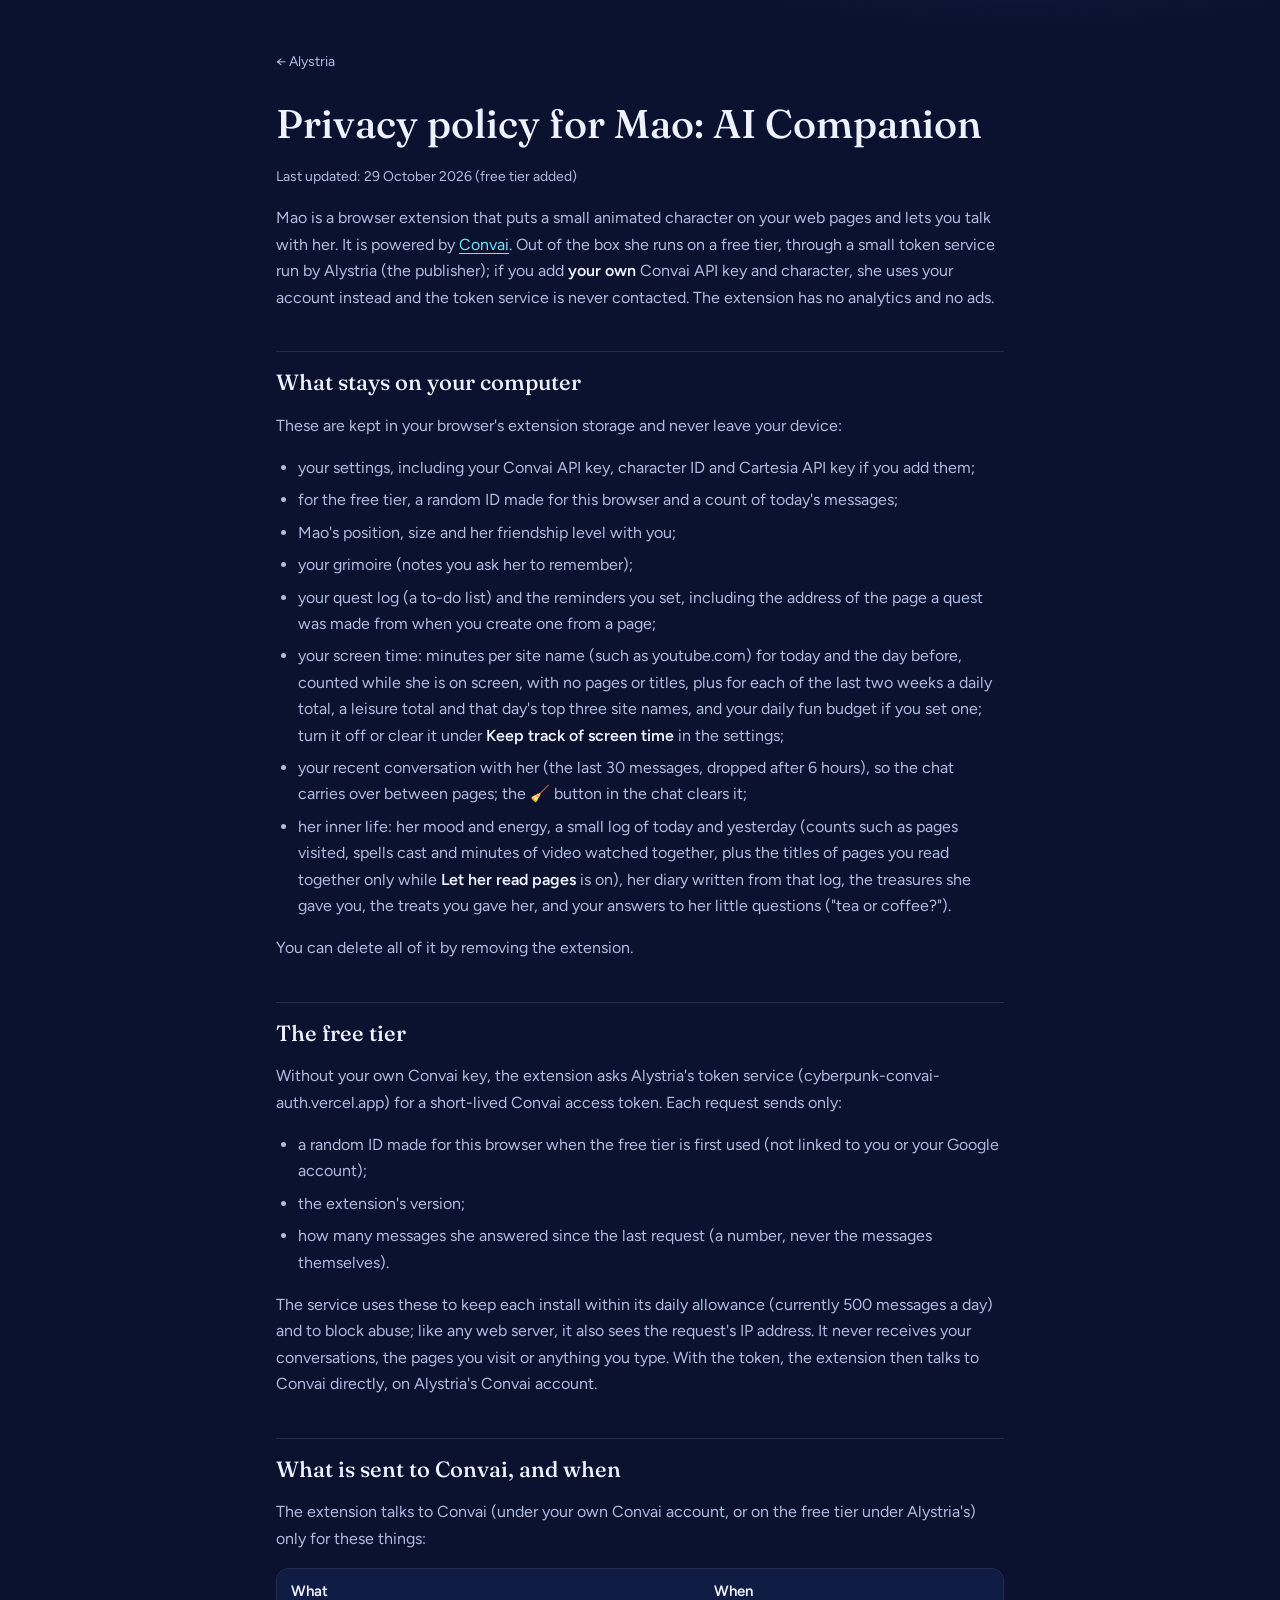
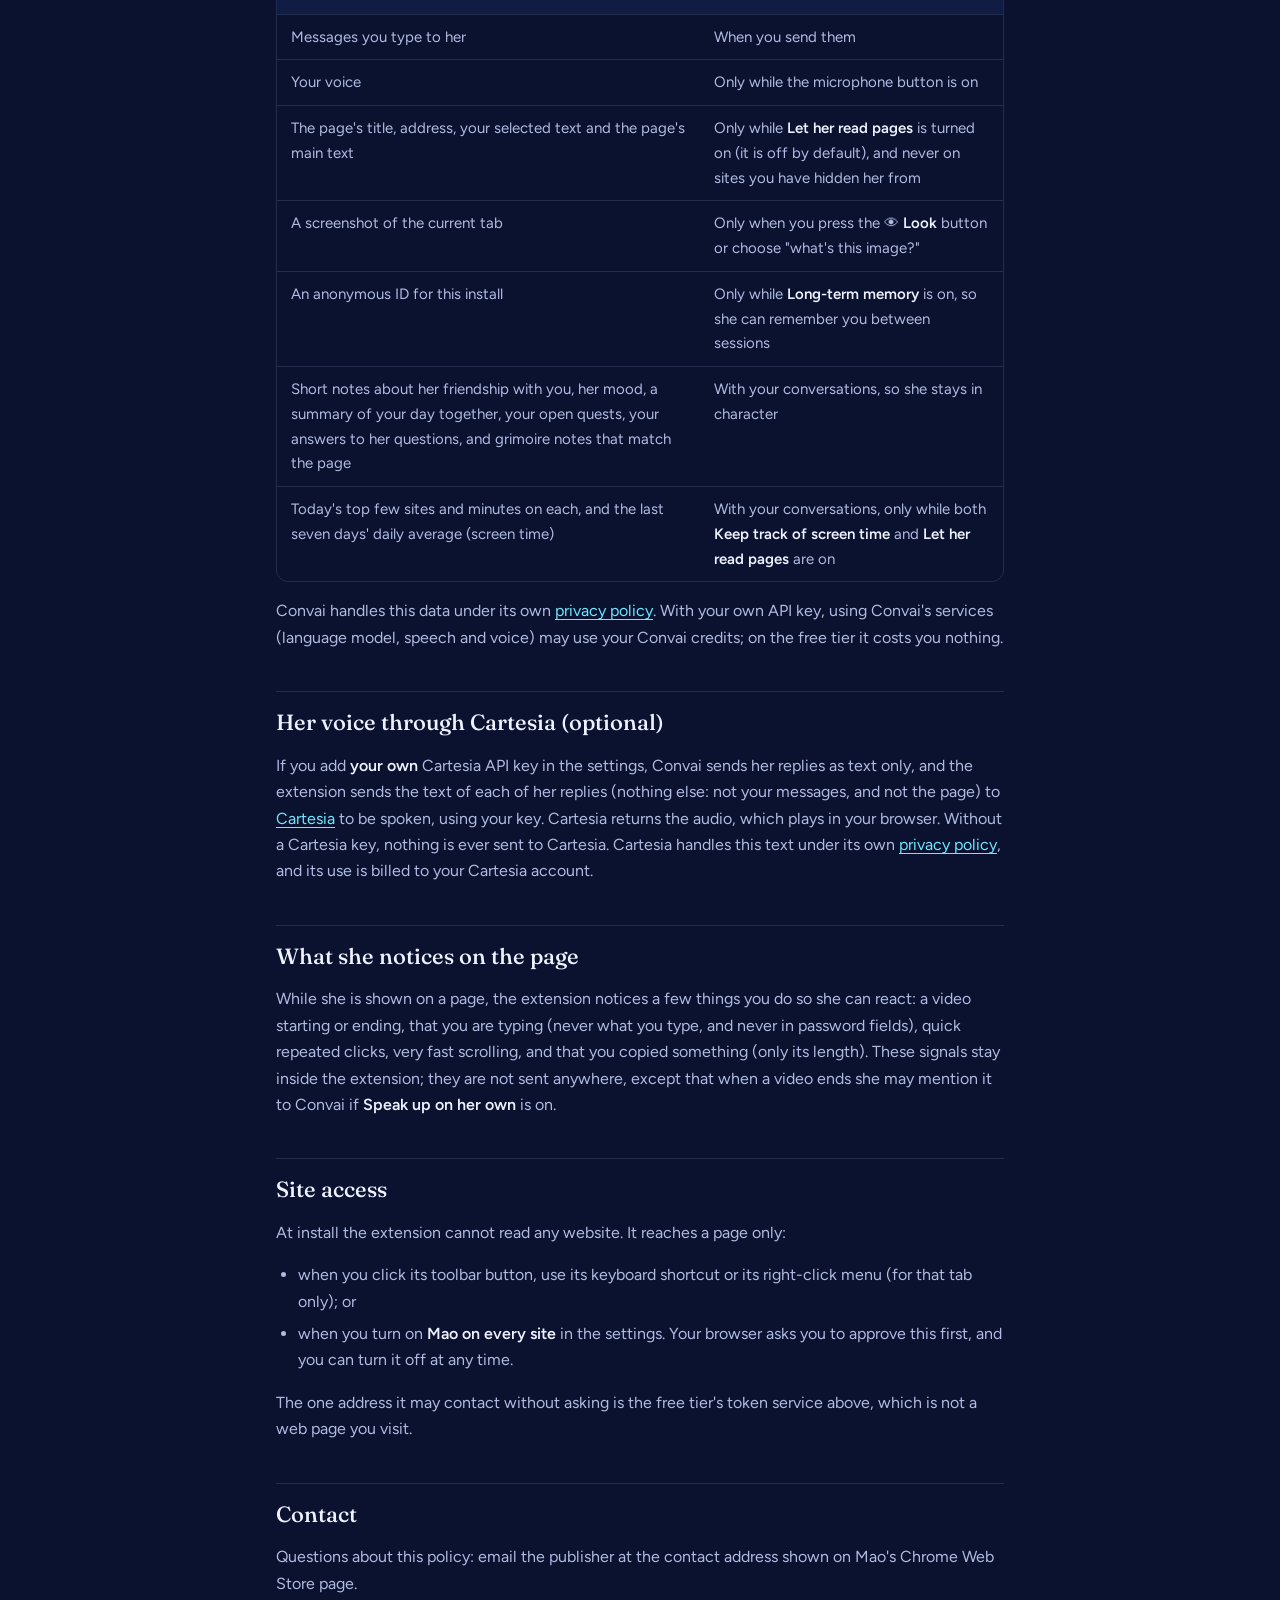
<file: mao/privacy.html>
<!doctype html>
<html lang="en">
<head>
  <meta charset="utf-8" />
  <meta name="viewport" content="width=device-width, initial-scale=1" />
  <title>Privacy policy for Mao: AI Companion | Alystria</title>
  <meta name="description" content="What Mao: AI Companion keeps on your computer, what it sends to Convai, and when." />
  <link rel="canonical" href="https://alystria-ai.github.io/mao/privacy.html" />
  <meta name="theme-color" content="#0a1230" />
  <meta name="color-scheme" content="dark" />
  <link rel="icon" type="image/svg+xml" href="../assets/lys.svg" />
  <link rel="preconnect" href="https://fonts.googleapis.com" />
  <link rel="preconnect" href="https://fonts.gstatic.com" crossorigin />
  <link href="https://fonts.googleapis.com/css2?family=Fraunces:opsz,wght@9..144,400..500&family=Figtree:wght@400..600&display=swap" rel="stylesheet" />
  <style>
    :root { --night:#0a1230; --deep:#111c45; --ink:#eef1ff; --muted:#b1bbe0; --line:rgba(190,205,255,.14); --cyan:#6fe7ff; --violet:#a77bff; --pink:#ff7ad9;
      --serif:"Fraunces",Georgia,serif; --sans:"Figtree",system-ui,-apple-system,"Segoe UI",sans-serif; }
    * { box-sizing:border-box; }
    body { margin:0; background:radial-gradient(1200px 600px at 80% -10%, #22356d 0%, transparent 60%), var(--night); color:var(--ink); font:16px/1.65 var(--sans); }
    main { max-width:760px; margin:0 auto; padding:48px 16px 72px; }
    .back { display:inline-block; margin-bottom:28px; color:var(--muted); text-decoration:none; font-size:14px; }
    .back:hover { color:var(--ink); }
    h1 { font:500 clamp(28px,5vw,40px)/1.15 var(--serif); margin:0 0 6px; }
    h2 { font:500 22px/1.3 var(--serif); margin:40px 0 10px; padding-top:16px; border-top:1px solid var(--line); }
    p, li { color:var(--muted); }
    strong { color:var(--ink); font-weight:600; }
    em { color:var(--muted); font-style:normal; font-size:14px; }
    a { color:var(--cyan); text-underline-offset:3px; }
    a:hover { color:var(--pink); }
    ul { padding-left:22px; }
    li { margin:6px 0; }
    .table { overflow-x:auto; margin:16px 0; border:1px solid var(--line); border-radius:12px; }
    table { border-collapse:collapse; width:100%; min-width:520px; font-size:15px; }
    th, td { text-align:left; vertical-align:top; padding:10px 14px; border-bottom:1px solid var(--line); }
    th { color:var(--ink); background:var(--deep); font-weight:600; }
    tr:last-child td { border-bottom:0; }
    td { color:var(--muted); }
  </style>
</head>
<body>
  <main>
    <a class="back" href="../">&larr; Alystria</a>
    <h1>Privacy policy for Mao: AI Companion</h1>
    <p><em>Last updated: 29 October 2026 (free tier added)</em></p>
    <p>Mao is a browser extension that puts a small animated character on your web pages and lets you talk with her. It is powered by <a href="https://convai.com">Convai</a>. Out of the box she runs on a free tier, through a small token service run by Alystria (the publisher); if you add <strong>your own</strong> Convai API key and character, she uses your account instead and the token service is never contacted. The extension has no analytics and no ads.</p>
    <h2>What stays on your computer</h2>
    <p>These are kept in your browser's extension storage and never leave your device:</p>
    <ul><li>your settings, including your Convai API key, character ID and Cartesia API key if you add them;</li><li>for the free tier, a random ID made for this browser and a count of today's messages;</li><li>Mao's position, size and her friendship level with you;</li><li>your grimoire (notes you ask her to remember);</li><li>your quest log (a to-do list) and the reminders you set, including the address of the page a quest was made from when you create one from a page;</li><li>your screen time: minutes per site name (such as youtube.com) for today and the day before, counted while she is on screen, with no pages or titles, plus for each of the last two weeks a daily total, a leisure total and that day's top three site names, and your daily fun budget if you set one; turn it off or clear it under <strong>Keep track of screen time</strong> in the settings;</li><li>your recent conversation with her (the last 30 messages, dropped after 6 hours), so the chat carries over between pages; the 🧹 button in the chat clears it;</li><li>her inner life: her mood and energy, a small log of today and yesterday (counts such as pages visited, spells cast and minutes of video watched together, plus the titles of pages you read together only while <strong>Let her read pages</strong> is on), her diary written from that log, the treasures she gave you, the treats you gave her, and your answers to her little questions ("tea or coffee?").</li></ul>
    <p>You can delete all of it by removing the extension.</p>
    <h2>The free tier</h2>
    <p>Without your own Convai key, the extension asks Alystria's token service (cyberpunk-convai-auth.vercel.app) for a short-lived Convai access token. Each request sends only:</p>
    <ul><li>a random ID made for this browser when the free tier is first used (not linked to you or your Google account);</li><li>the extension's version;</li><li>how many messages she answered since the last request (a number, never the messages themselves).</li></ul>
    <p>The service uses these to keep each install within its daily allowance (currently 500 messages a day) and to block abuse; like any web server, it also sees the request's IP address. It never receives your conversations, the pages you visit or anything you type. With the token, the extension then talks to Convai directly, on Alystria's Convai account.</p>
    <h2>What is sent to Convai, and when</h2>
    <p>The extension talks to Convai (under your own Convai account, or on the free tier under Alystria's) only for these things:</p>
    <div class="table"><table><thead><tr><th>What</th><th>When</th></tr></thead><tbody><tr><td>Messages you type to her</td><td>When you send them</td></tr><tr><td>Your voice</td><td>Only while the microphone button is on</td></tr><tr><td>The page's title, address, your selected text and the page's main text</td><td>Only while <strong>Let her read pages</strong> is turned on (it is off by default), and never on sites you have hidden her from</td></tr><tr><td>A screenshot of the current tab</td><td>Only when you press the 👁 <strong>Look</strong> button or choose "what's this image?"</td></tr><tr><td>An anonymous ID for this install</td><td>Only while <strong>Long-term memory</strong> is on, so she can remember you between sessions</td></tr><tr><td>Short notes about her friendship with you, her mood, a summary of your day together, your open quests, your answers to her questions, and grimoire notes that match the page</td><td>With your conversations, so she stays in character</td></tr><tr><td>Today's top few sites and minutes on each, and the last seven days' daily average (screen time)</td><td>With your conversations, only while both <strong>Keep track of screen time</strong> and <strong>Let her read pages</strong> are on</td></tr></tbody></table></div>
    <p>Convai handles this data under its own <a href="https://convai.com/privacy-policy">privacy policy</a>. With your own API key, using Convai's services (language model, speech and voice) may use your Convai credits; on the free tier it costs you nothing.</p>
    <h2>Her voice through Cartesia (optional)</h2>
    <p>If you add <strong>your own</strong> Cartesia API key in the settings, Convai sends her replies as text only, and the extension sends the text of each of her replies (nothing else: not your messages, and not the page) to <a href="https://cartesia.ai">Cartesia</a> to be spoken, using your key. Cartesia returns the audio, which plays in your browser. Without a Cartesia key, nothing is ever sent to Cartesia. Cartesia handles this text under its own <a href="https://cartesia.ai/legal/privacy">privacy policy</a>, and its use is billed to your Cartesia account.</p>
    <h2>What she notices on the page</h2>
    <p>While she is shown on a page, the extension notices a few things you do so she can react: a video starting or ending, that you are typing (never what you type, and never in password fields), quick repeated clicks, very fast scrolling, and that you copied something (only its length). These signals stay inside the extension; they are not sent anywhere, except that when a video ends she may mention it to Convai if <strong>Speak up on her own</strong> is on.</p>
    <h2>Site access</h2>
    <p>At install the extension cannot read any website. It reaches a page only:</p>
    <ul><li>when you click its toolbar button, use its keyboard shortcut or its right-click menu (for that tab only); or</li><li>when you turn on <strong>Mao on every site</strong> in the settings. Your browser asks you to approve this first, and you can turn it off at any time.</li></ul>
    <p>The one address it may contact without asking is the free tier's token service above, which is not a web page you visit.</p>
    <h2>Contact</h2>
    <p>Questions about this policy: email the publisher at the contact address shown on Mao's Chrome Web Store page.</p>
  </main>
</body>
</html>
</file>
